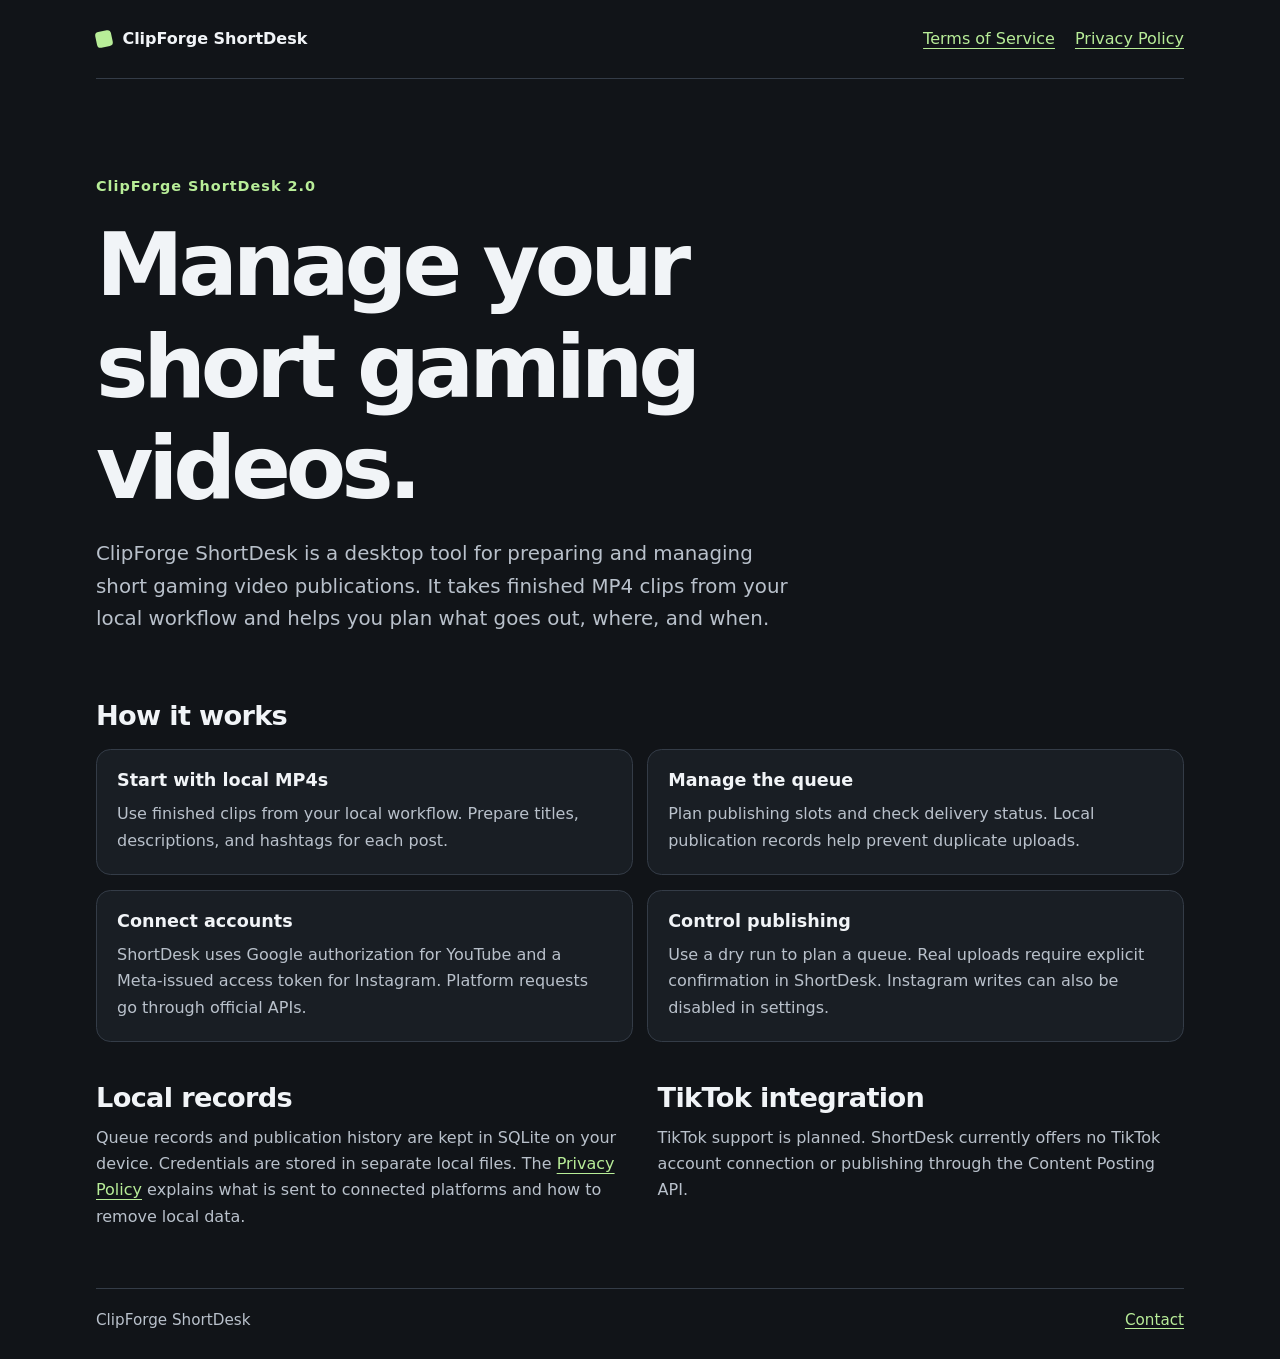
<file: index.html>
<!doctype html>
<html lang="en">
<head>
  <meta charset="utf-8">
  <meta name="viewport" content="width=device-width, initial-scale=1">
  <meta name="description" content="A desktop tool for preparing and managing short gaming video publications.">
  <title>ClipForge ShortDesk</title>
  <link rel="stylesheet" href="./styles.css">
</head>
<body>
  <a class="skip" href="#main">Skip to content</a>
  <header class="header wrap">
    <a class="brand" href="./"><span class="mark" aria-hidden="true"></span>ClipForge ShortDesk</a>
    <nav aria-label="Main navigation">
      <a href="./terms/">Terms of Service</a>
      <a href="./privacy/">Privacy Policy</a>
    </nav>
  </header>
  <main id="main" class="wrap">
    <section class="hero">
      <p class="eyebrow">ClipForge ShortDesk 2.0</p>
      <h1>Manage your short gaming videos.</h1>
      <p class="lead">ClipForge ShortDesk is a desktop tool for preparing and managing short gaming video publications. It takes finished MP4 clips from your local workflow and helps you plan what goes out, where, and when.</p>
    </section>
    <section class="workflow" aria-labelledby="workflow">
      <h2 id="workflow">How it works</h2>
      <div class="grid">
        <article><h3>Start with local MP4s</h3><p>Use finished clips from your local workflow. Prepare titles, descriptions, and hashtags for each post.</p></article>
        <article><h3>Manage the queue</h3><p>Plan publishing slots and check delivery status. Local publication records help prevent duplicate uploads.</p></article>
        <article><h3>Connect accounts</h3><p>ShortDesk uses Google authorization for YouTube and a Meta-issued access token for Instagram. Platform requests go through official APIs.</p></article>
        <article><h3>Control publishing</h3><p>Use a dry run to plan a queue. Real uploads require explicit confirmation in ShortDesk. Instagram writes can also be disabled in settings.</p></article>
      </div>
    </section>
    <section class="details" aria-labelledby="data">
      <div><h2 id="data">Local records</h2><p>Queue records and publication history are kept in SQLite on your device. Credentials are stored in separate local files. The <a href="./privacy/">Privacy Policy</a> explains what is sent to connected platforms and how to remove local data.</p></div>
      <div><h2>TikTok integration</h2><p>TikTok support is planned. ShortDesk currently offers no TikTok account connection or publishing through the Content Posting API.</p></div>
    </section>
  </main>
  <footer class="footer wrap">
    <span>ClipForge ShortDesk</span>
    <a href="mailto:kontentzavod0@gmail.com">Contact</a>
  </footer>
</body>
</html>
</file>
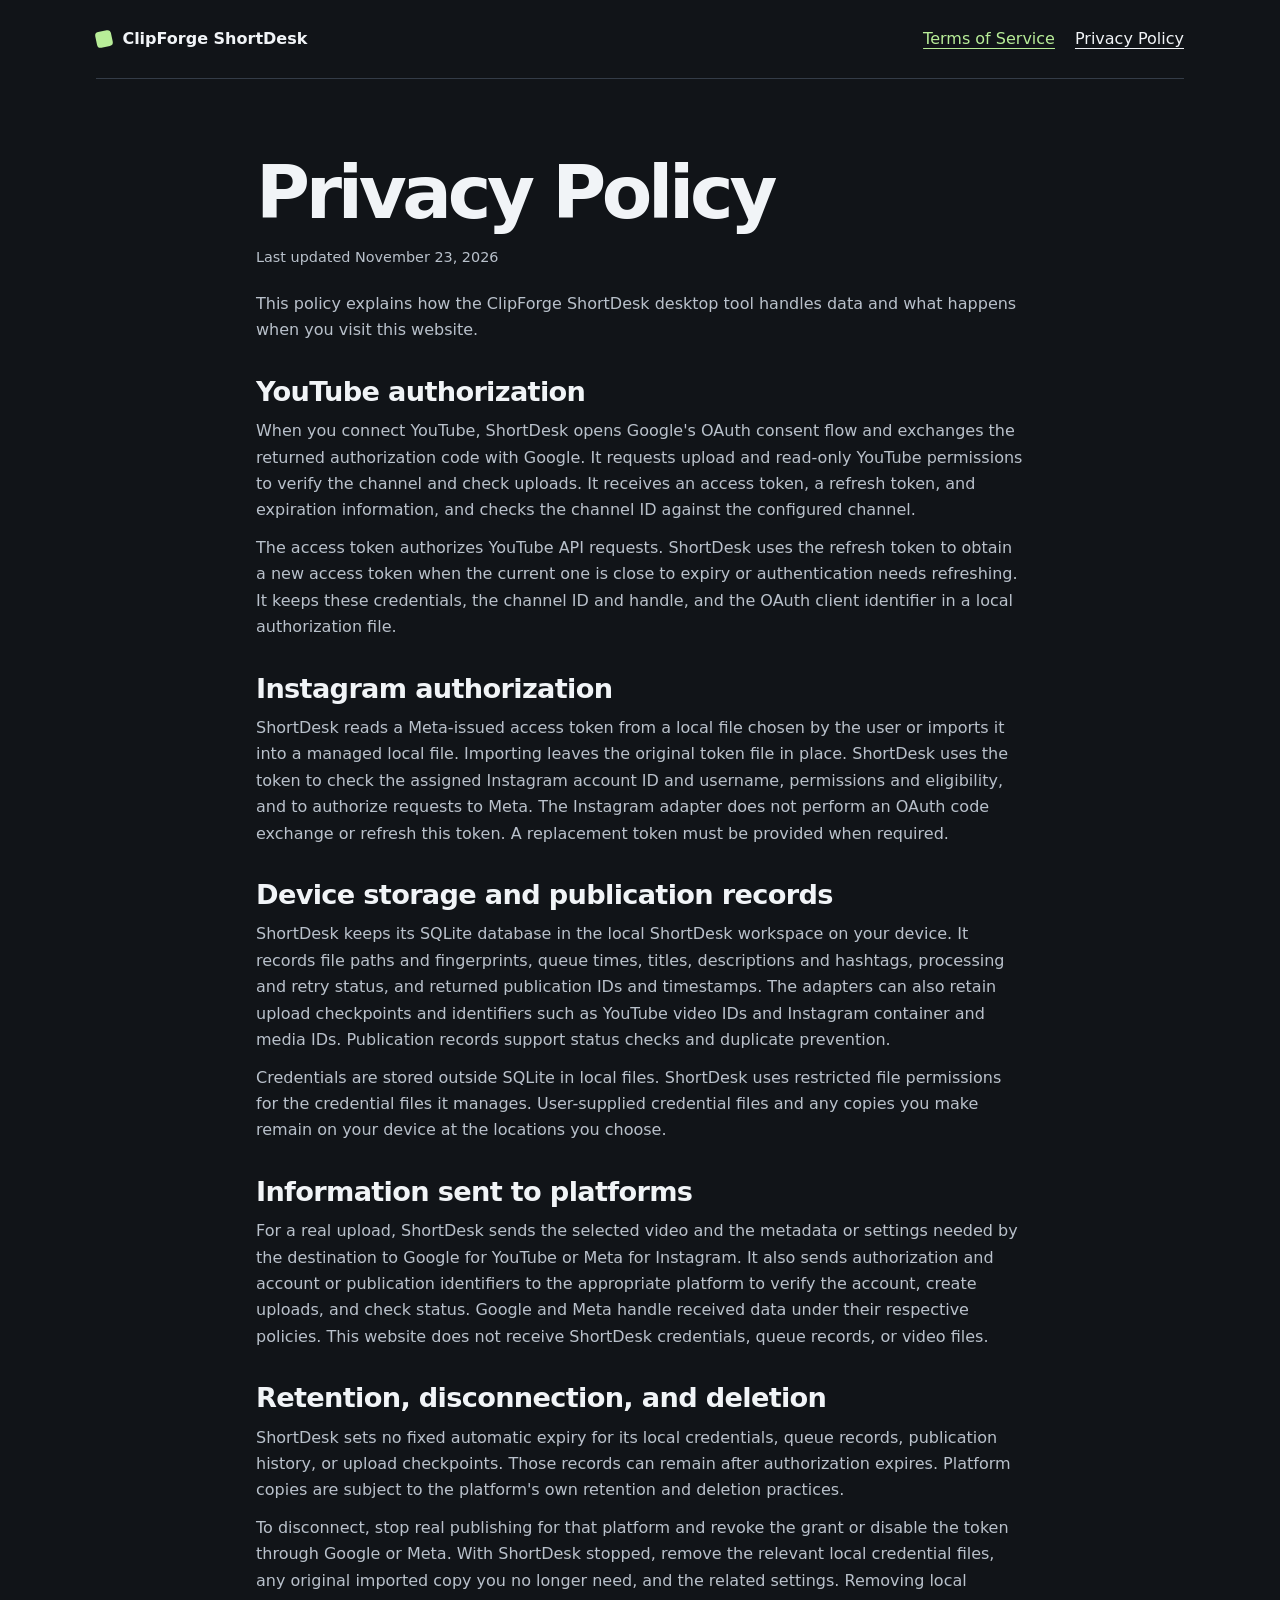
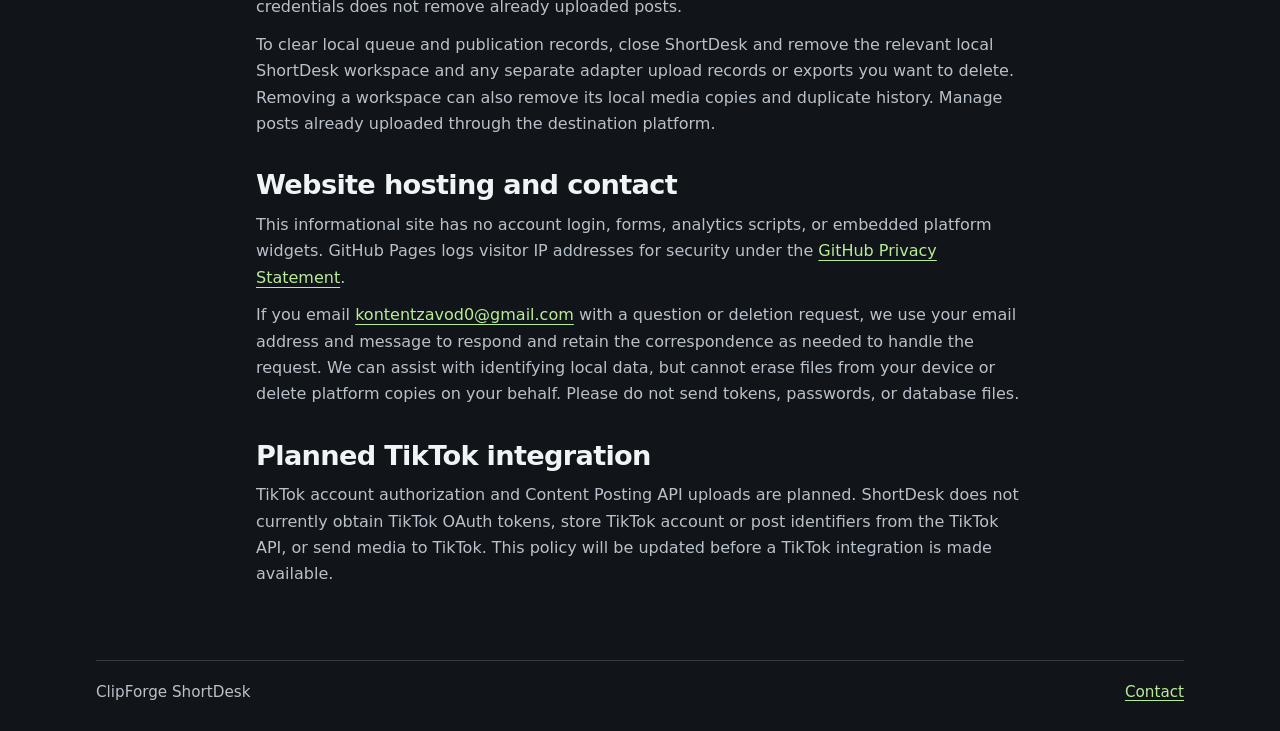
<file: privacy/index.html>
<!doctype html>
<html lang="en">
<head>
  <meta charset="utf-8">
  <meta name="viewport" content="width=device-width, initial-scale=1">
  <meta name="description" content="Privacy Policy for ClipForge ShortDesk.">
  <title>Privacy Policy | ClipForge ShortDesk</title>
  <link rel="stylesheet" href="../styles.css">
</head>
<body>
  <a class="skip" href="#main">Skip to content</a>
  <header class="header wrap">
    <a class="brand" href="../"><span class="mark" aria-hidden="true"></span>ClipForge ShortDesk</a>
    <nav aria-label="Main navigation">
      <a href="../terms/">Terms of Service</a>
      <a href="../privacy/" aria-current="page">Privacy Policy</a>
    </nav>
  </header>
  <main id="main" class="wrap legal">
    <h1>Privacy Policy</h1>
    <p class="date">Last updated <time datetime="2026-11-23">November 23, 2026</time></p>
    <p class="intro">This policy explains how the ClipForge ShortDesk desktop tool handles data and what happens when you visit this website.</p>
    <section><h2>YouTube authorization</h2><p>When you connect YouTube, ShortDesk opens Google's OAuth consent flow and exchanges the returned authorization code with Google. It requests upload and read-only YouTube permissions to verify the channel and check uploads. It receives an access token, a refresh token, and expiration information, and checks the channel ID against the configured channel.</p><p>The access token authorizes YouTube API requests. ShortDesk uses the refresh token to obtain a new access token when the current one is close to expiry or authentication needs refreshing. It keeps these credentials, the channel ID and handle, and the OAuth client identifier in a local authorization file.</p></section>
    <section><h2>Instagram authorization</h2><p>ShortDesk reads a Meta-issued access token from a local file chosen by the user or imports it into a managed local file. Importing leaves the original token file in place. ShortDesk uses the token to check the assigned Instagram account ID and username, permissions and eligibility, and to authorize requests to Meta. The Instagram adapter does not perform an OAuth code exchange or refresh this token. A replacement token must be provided when required.</p></section>
    <section><h2>Device storage and publication records</h2><p>ShortDesk keeps its SQLite database in the local ShortDesk workspace on your device. It records file paths and fingerprints, queue times, titles, descriptions and hashtags, processing and retry status, and returned publication IDs and timestamps. The adapters can also retain upload checkpoints and identifiers such as YouTube video IDs and Instagram container and media IDs. Publication records support status checks and duplicate prevention.</p><p>Credentials are stored outside SQLite in local files. ShortDesk uses restricted file permissions for the credential files it manages. User-supplied credential files and any copies you make remain on your device at the locations you choose.</p></section>
    <section><h2>Information sent to platforms</h2><p>For a real upload, ShortDesk sends the selected video and the metadata or settings needed by the destination to Google for YouTube or Meta for Instagram. It also sends authorization and account or publication identifiers to the appropriate platform to verify the account, create uploads, and check status. Google and Meta handle received data under their respective policies. This website does not receive ShortDesk credentials, queue records, or video files.</p></section>
    <section><h2>Retention, disconnection, and deletion</h2><p>ShortDesk sets no fixed automatic expiry for its local credentials, queue records, publication history, or upload checkpoints. Those records can remain after authorization expires. Platform copies are subject to the platform's own retention and deletion practices.</p><p>To disconnect, stop real publishing for that platform and revoke the grant or disable the token through Google or Meta. With ShortDesk stopped, remove the relevant local credential files, any original imported copy you no longer need, and the related settings. Removing local credentials does not remove already uploaded posts.</p><p>To clear local queue and publication records, close ShortDesk and remove the relevant local ShortDesk workspace and any separate adapter upload records or exports you want to delete. Removing a workspace can also remove its local media copies and duplicate history. Manage posts already uploaded through the destination platform.</p></section>
    <section><h2>Website hosting and contact</h2><p>This informational site has no account login, forms, analytics scripts, or embedded platform widgets. GitHub Pages logs visitor IP addresses for security under the <a href="https://docs.github.com/en/site-policy/privacy-policies/github-general-privacy-statement">GitHub Privacy Statement</a>.</p><p>If you email <a href="mailto:kontentzavod0@gmail.com">kontentzavod0@gmail.com</a> with a question or deletion request, we use your email address and message to respond and retain the correspondence as needed to handle the request. We can assist with identifying local data, but cannot erase files from your device or delete platform copies on your behalf. Please do not send tokens, passwords, or database files.</p></section>
    <section><h2>Planned TikTok integration</h2><p>TikTok account authorization and Content Posting API uploads are planned. ShortDesk does not currently obtain TikTok OAuth tokens, store TikTok account or post identifiers from the TikTok API, or send media to TikTok. This policy will be updated before a TikTok integration is made available.</p></section>
  </main>
  <footer class="footer wrap">
    <span>ClipForge ShortDesk</span>
    <a href="mailto:kontentzavod0@gmail.com">Contact</a>
  </footer>
</body>
</html>
</file>
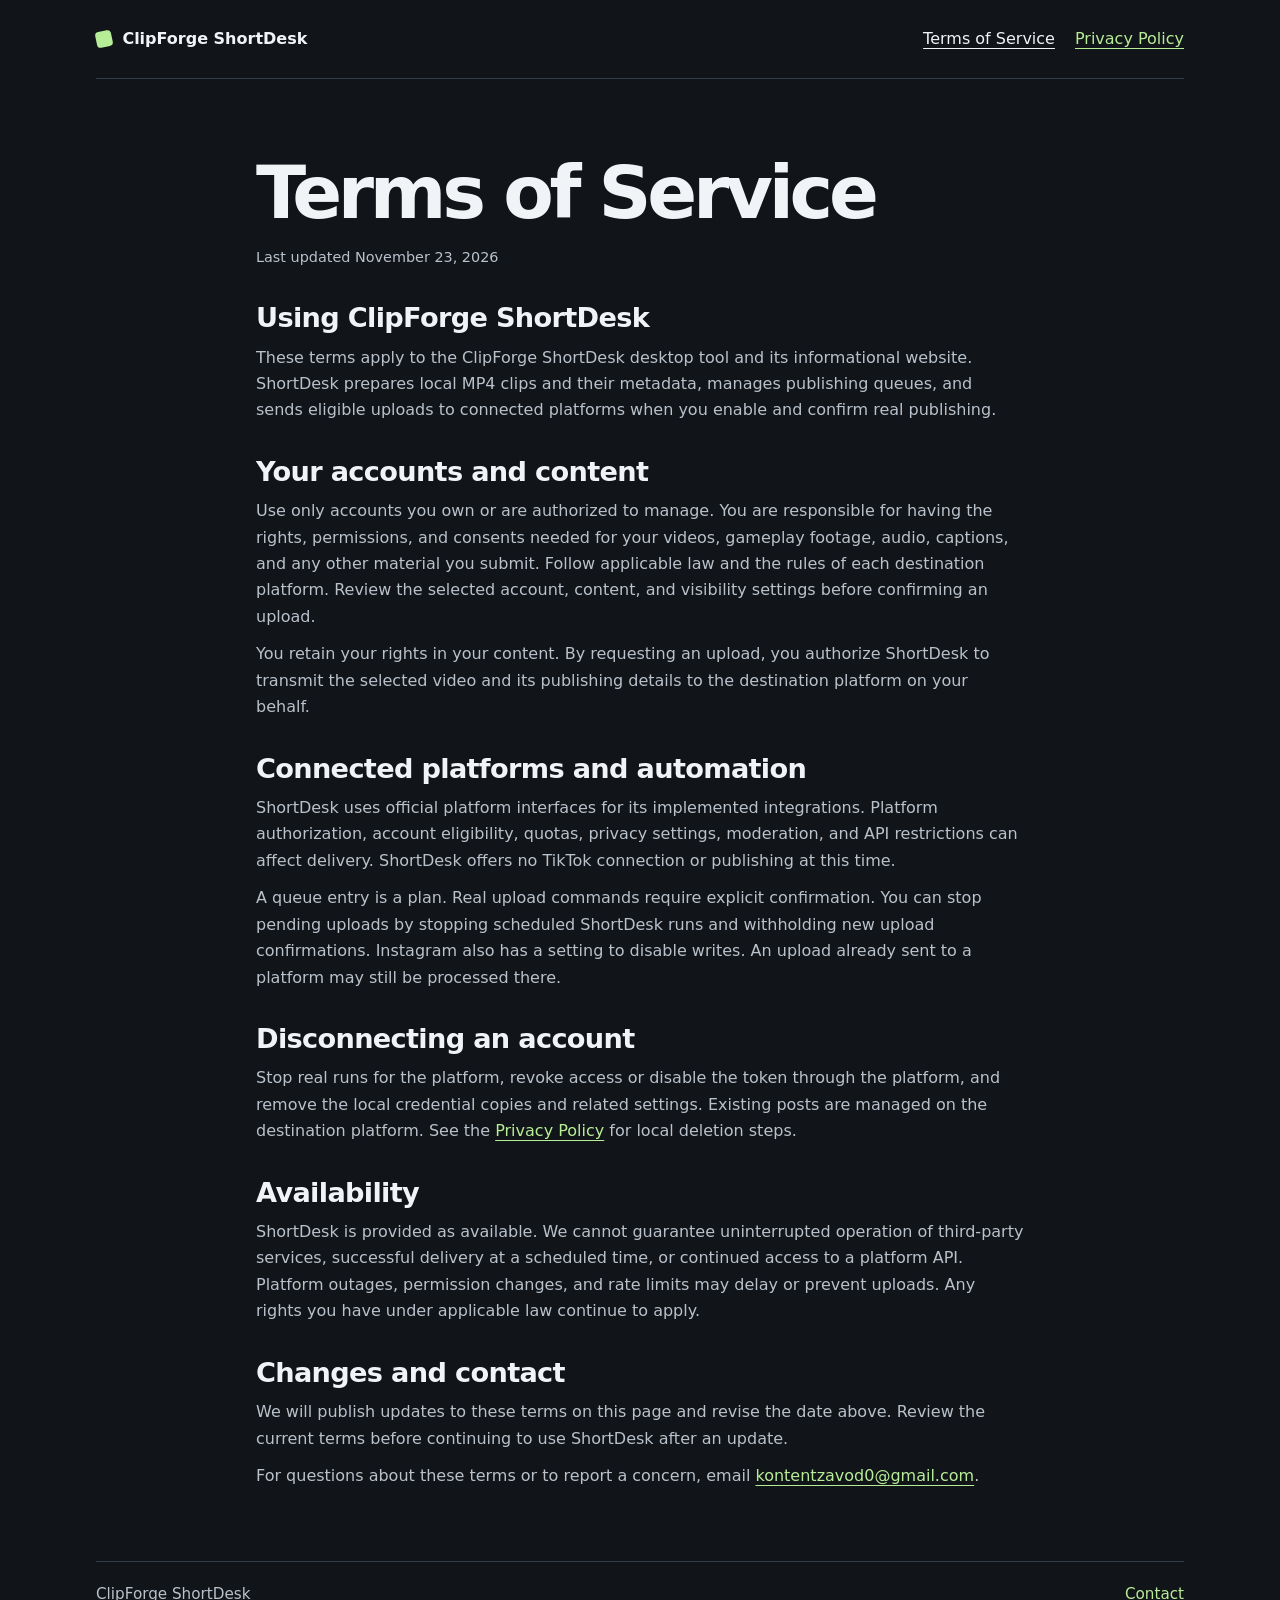
<file: terms/index.html>
<!doctype html>
<html lang="en">
<head>
  <meta charset="utf-8">
  <meta name="viewport" content="width=device-width, initial-scale=1">
  <meta name="description" content="Terms of Service for ClipForge ShortDesk.">
  <title>Terms of Service | ClipForge ShortDesk</title>
  <link rel="stylesheet" href="../styles.css">
</head>
<body>
  <a class="skip" href="#main">Skip to content</a>
  <header class="header wrap">
    <a class="brand" href="../"><span class="mark" aria-hidden="true"></span>ClipForge ShortDesk</a>
    <nav aria-label="Main navigation">
      <a href="../terms/" aria-current="page">Terms of Service</a>
      <a href="../privacy/">Privacy Policy</a>
    </nav>
  </header>
  <main id="main" class="wrap legal">
    <h1>Terms of Service</h1>
    <p class="date">Last updated <time datetime="2026-11-23">November 23, 2026</time></p>
    <section><h2>Using ClipForge ShortDesk</h2><p>These terms apply to the ClipForge ShortDesk desktop tool and its informational website. ShortDesk prepares local MP4 clips and their metadata, manages publishing queues, and sends eligible uploads to connected platforms when you enable and confirm real publishing.</p></section>
    <section><h2>Your accounts and content</h2><p>Use only accounts you own or are authorized to manage. You are responsible for having the rights, permissions, and consents needed for your videos, gameplay footage, audio, captions, and any other material you submit. Follow applicable law and the rules of each destination platform. Review the selected account, content, and visibility settings before confirming an upload.</p><p>You retain your rights in your content. By requesting an upload, you authorize ShortDesk to transmit the selected video and its publishing details to the destination platform on your behalf.</p></section>
    <section><h2>Connected platforms and automation</h2><p>ShortDesk uses official platform interfaces for its implemented integrations. Platform authorization, account eligibility, quotas, privacy settings, moderation, and API restrictions can affect delivery. ShortDesk offers no TikTok connection or publishing at this time.</p><p>A queue entry is a plan. Real upload commands require explicit confirmation. You can stop pending uploads by stopping scheduled ShortDesk runs and withholding new upload confirmations. Instagram also has a setting to disable writes. An upload already sent to a platform may still be processed there.</p></section>
    <section><h2>Disconnecting an account</h2><p>Stop real runs for the platform, revoke access or disable the token through the platform, and remove the local credential copies and related settings. Existing posts are managed on the destination platform. See the <a href="../privacy/">Privacy Policy</a> for local deletion steps.</p></section>
    <section><h2>Availability</h2><p>ShortDesk is provided as available. We cannot guarantee uninterrupted operation of third-party services, successful delivery at a scheduled time, or continued access to a platform API. Platform outages, permission changes, and rate limits may delay or prevent uploads. Any rights you have under applicable law continue to apply.</p></section>
    <section><h2>Changes and contact</h2><p>We will publish updates to these terms on this page and revise the date above. Review the current terms before continuing to use ShortDesk after an update.</p><p>For questions about these terms or to report a concern, email <a href="mailto:kontentzavod0@gmail.com">kontentzavod0@gmail.com</a>.</p></section>
  </main>
  <footer class="footer wrap">
    <span>ClipForge ShortDesk</span>
    <a href="mailto:kontentzavod0@gmail.com">Contact</a>
  </footer>
</body>
</html>
</file>
<file: styles.css>
:root {
  color-scheme: dark;
  --bg: #111418;
  --surface: #191e24;
  --line: #343c47;
  --ink: #f1f4f7;
  --muted: #b9c1cb;
  --accent: #b8ed98;
  font: 16px/1.65 system-ui, sans-serif;
}
* { box-sizing: border-box; }
body { margin: 0; background: var(--bg); color: var(--ink); }
a { color: var(--accent); text-underline-offset: .22em; }
a:focus-visible { outline: 2px solid var(--accent); outline-offset: 4px; }
.wrap { width: min(100% - 3rem, 68rem); margin-inline: auto; }
.header, .footer { display: flex; align-items: center; justify-content: space-between; flex-wrap: wrap; gap: .5rem 1.5rem; }
.header { padding-block: 1.25rem; border-bottom: 1px solid var(--line); }
.brand { display: inline-flex; gap: .65rem; align-items: center; text-decoration: none; color: var(--ink); font-weight: 720; }
.mark { width: 1rem; height: 1rem; background: var(--accent); border-radius: .23rem; transform: rotate(-12deg); display: inline-block; }
nav { display: flex; flex-wrap: wrap; gap: .25rem 1.25rem; }
nav a { display: inline-block; padding-block: .35rem; }
[aria-current="page"] { color: var(--ink); }
.hero { padding-block: clamp(2.8rem, 8vw, 6rem) clamp(2.5rem, 5vw, 4.2rem); }
.eyebrow { color: var(--accent); font-size: .9rem; font-weight: 690; letter-spacing: .07em; }
h1, h2, h3 { line-height: 1.15; margin: 0; }
h1 { font-size: clamp(2.5rem, 7.5vw, 5.5rem); letter-spacing: -.058em; max-width: 13ch; }
h2 { font-size: clamp(1.28rem, 3vw, 1.7rem); letter-spacing: -.025em; }
h3 { font-size: 1.1rem; }
p { color: var(--muted); margin: .7rem 0 0; }
.eyebrow { margin: 0 0 1rem; }
.lead { margin-top: 1.25rem; max-width: 56ch; font-size: clamp(1.06rem, 2.2vw, 1.24rem); }
.grid { display: grid; grid-template-columns: repeat(2, minmax(0, 1fr)); gap: .9rem; margin-top: 1.1rem; }
.grid article { background: var(--surface); border: 1px solid var(--line); border-radius: .9rem; padding: 1.25rem; }
.details { display: grid; grid-template-columns: repeat(2, minmax(0, 1fr)); gap: 1.5rem 2.2rem; margin-block: 2.5rem 3.6rem; }
.footer { padding-block: 1.2rem 1.6rem; border-top: 1px solid var(--line); color: var(--muted); font-size: .95rem; }
.legal { max-width: 48rem; padding-block: clamp(2.3rem, 6vw, 4.5rem); }
.legal h1 { max-width: none; font-size: clamp(2.4rem, 6vw, 4.6rem); }
.legal section { margin-top: 2rem; }
.date { font-size: .9rem; }
.intro { margin-top: 1.3rem; }
.skip { position: absolute; top: .5rem; left: 1rem; background: var(--bg); padding: .4rem .7rem; transform: translateY(-180%); }
.skip:focus { transform: none; }
@media (max-width: 38rem) {
  .wrap { width: calc(100% - 2rem); }
  .grid, .details { grid-template-columns: 1fr; }
}
</file>
